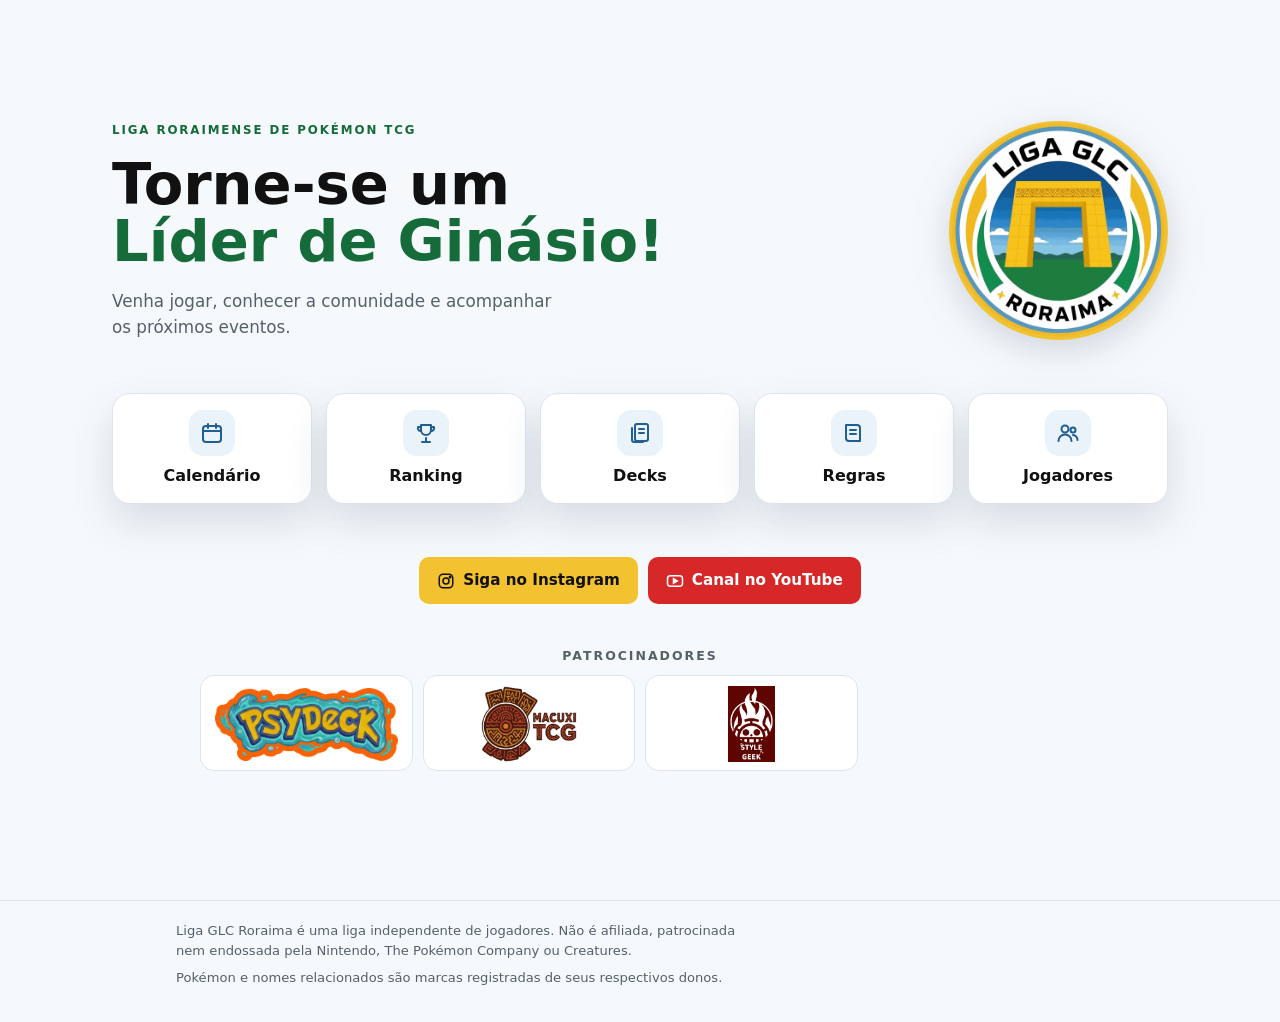
<file: index.html>
<!DOCTYPE html>
<html lang="pt-BR">
<head>
  <meta charset="UTF-8">
  <meta name="viewport" content="width=device-width, initial-scale=1, viewport-fit=cover">
  <meta http-equiv="Content-Security-Policy" content="default-src 'self'; script-src 'self'; style-src 'self' https://fonts.googleapis.com; font-src https://fonts.gstatic.com; img-src 'self' https://assets.tcgdex.net https://images.pokemontcg.io; connect-src 'self'; base-uri 'none'; form-action 'none'; object-src 'none'">
  <title>Liga GLC Roraima</title>
  <meta name="description" content="Liga roraimense de Pokémon TCG no formato Gym Leader Challenge: calendário, ranking, regras, decklists e inscrições.">
  <meta name="theme-color" content="#3E8ED0">
  <link rel="icon" type="image/png" href="assets/icons/GLCRR-logo.png">
  <link rel="preconnect" href="https://fonts.googleapis.com">
  <link rel="preconnect" href="https://fonts.gstatic.com" crossorigin>
  <link rel="stylesheet" href="https://fonts.googleapis.com/css2?family=Baloo+2:wght@600;800&family=Nunito+Sans:wght@400;600;800&family=JetBrains+Mono:wght@500&display=swap">
  <link rel="stylesheet" href="assets/css/style.css?v=20261103.11">
</head>
<body class="is-home">
  <header>
    <div class="wrap">
      <a class="brand" href="#inicio">
        <span class="logo logo-top"><span class="badge" aria-hidden="true"></span><img src="assets/icons/GLCRR-logo.png" alt="" data-falha="remover"></span>
        <div><b>Liga GLC Roraima</b><small>Gym Leader Challenge</small></div>
      </a>
      <nav class="topnav" aria-label="Navegação principal" id="topnav"></nav>
    </div>
  </header>

  <main class="stage" id="stage"></main>

  <footer>
    <div class="wrap">
      <p>Liga GLC Roraima é uma liga independente de jogadores. Não é afiliada, patrocinada nem endossada pela Nintendo, The Pokémon Company ou Creatures.</p>
      <p>Pokémon e nomes relacionados são marcas registradas de seus respectivos donos.</p>
    </div>
  </footer>

  <script src="assets/js/data.js?v=20261103.11"></script>
  <script src="assets/js/main.js?v=20261103.11"></script>
</body>
</html>
</file>
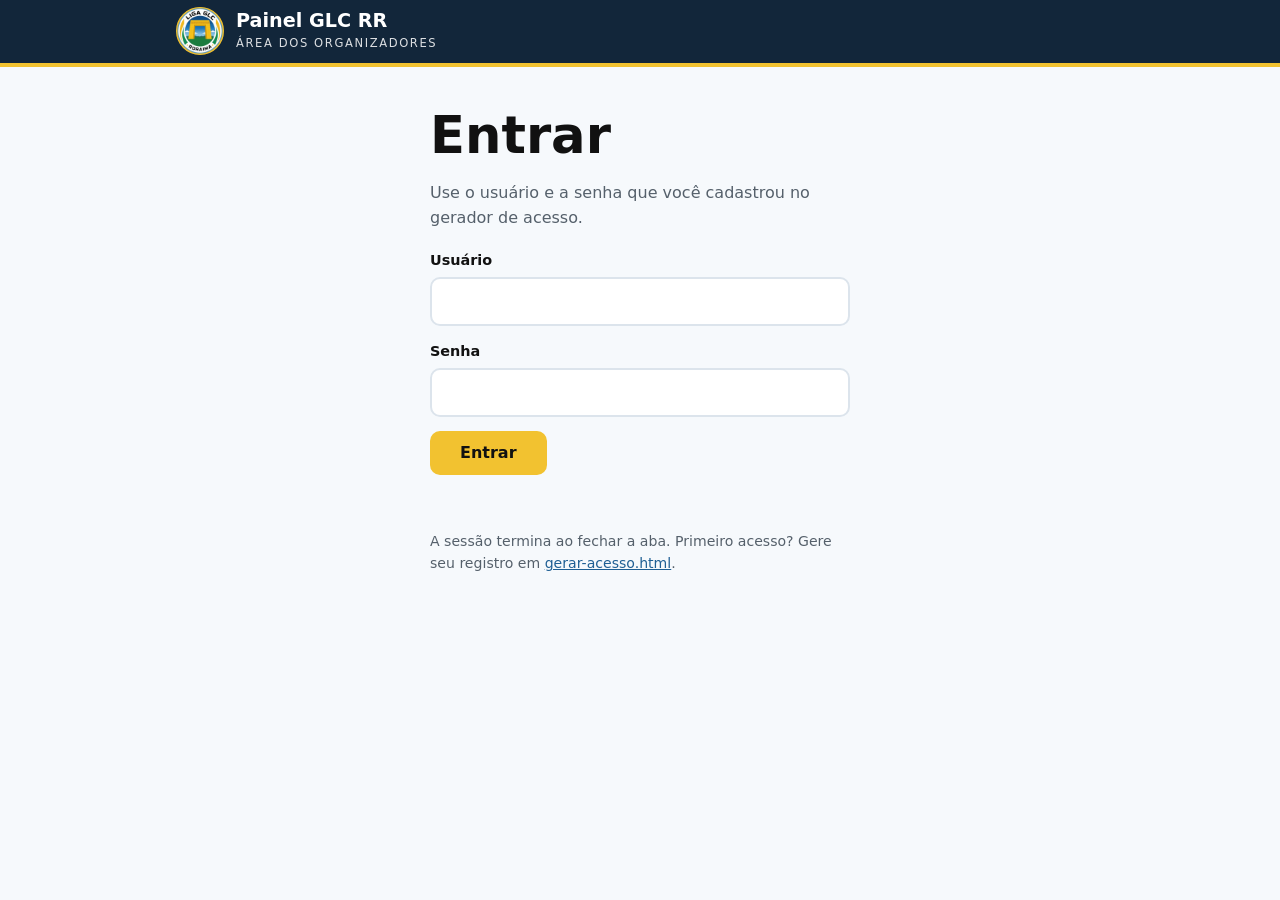
<file: admin/index.html>
<!DOCTYPE html>
<html lang="pt-BR">
<head>
  <meta charset="UTF-8">
  <meta name="viewport" content="width=device-width, initial-scale=1, viewport-fit=cover">
  <meta name="robots" content="noindex, nofollow">
  <meta name="referrer" content="no-referrer">
  <meta http-equiv="Content-Security-Policy" content="default-src 'self'; script-src 'self'; style-src 'self' https://fonts.googleapis.com; font-src https://fonts.gstatic.com; img-src 'self' data: blob: https://assets.tcgdex.net https://images.pokemontcg.io; connect-src 'self' https://api.github.com https://api.tcgdex.net; base-uri 'none'; form-action 'none'; object-src 'none'">
  <title>Painel GLC RR</title>
  <meta name="theme-color" content="#12263A">
  <link rel="icon" type="image/png" href="../assets/icons/GLCRR-logo.png">
  <link rel="preconnect" href="https://fonts.googleapis.com">
  <link rel="preconnect" href="https://fonts.gstatic.com" crossorigin>
  <link rel="stylesheet" href="https://fonts.googleapis.com/css2?family=Baloo+2:wght@600;800&family=Nunito+Sans:wght@400;600;800&family=JetBrains+Mono:wght@500&display=swap">
  <link rel="stylesheet" href="../assets/css/style.css?v=20261103.11">
  <link rel="stylesheet" href="admin.css?v=20261103.11">
</head>
<body class="adm">
  <header class="adm-head">
    <div class="wrap adm-bar">
      <a class="brand" href="#inicio">
        <span class="logo logo-top"><span class="badge" aria-hidden="true"></span><img src="../assets/icons/GLCRR-logo.png" alt=""></span>
        <div><b>Painel GLC RR</b><small>Área dos organizadores</small></div>
      </a>
      <div class="adm-sessao" id="sessao" hidden>
        <span class="adm-quem" id="quem"></span>
        <button class="btn btn-sm adm-sair" type="button" id="sair">Sair</button>
      </div>
    </div>
    <nav class="wrap adm-nav" id="nav" aria-label="Seções do painel" hidden></nav>
  </header>

  <main class="wrap adm-main" id="tela">
    <section class="adm-login" id="tela-login" aria-labelledby="titulo-login">
      <h1 id="titulo-login">Entrar</h1>
      <p class="lead">Use o usuário e a senha que você cadastrou no gerador de acesso.</p>
      <form class="adm-form" id="form-login" novalidate>
        <label class="campo">
          <span>Usuário</span>
          <input name="usuario" autocomplete="username" autocapitalize="none" spellcheck="false" required>
        </label>
        <label class="campo">
          <span>Senha</span>
          <input name="senha" type="password" autocomplete="current-password" required>
        </label>
        <button class="btn btn-ouro adm-btn" type="submit">Entrar</button>
        <p class="adm-msg" id="msg-login" role="status" aria-live="polite"></p>
      </form>
      <p class="adm-nota">A sessão termina ao fechar a aba. Primeiro acesso? Gere seu registro em <a href="gerar-acesso.html">gerar-acesso.html</a>.</p>
    </section>
  </main>

  <noscript><p class="wrap">O painel precisa de JavaScript ativado.</p></noscript>

  <script src="../assets/js/data.js?v=20261103.11"></script>
  <script src="cripto.js?v=20261103.11"></script>
  <script src="github.js?v=20261103.11"></script>
  <script src="imagens.js?v=20261103.11"></script>
  <script src="regras-jogadores.js?v=20261103.11"></script>
  <script src="regras-eventos.js?v=20261103.11"></script>
  <script src="tela-jogadores.js?v=20261103.11"></script>
  <script src="tela-eventos.js?v=20261103.11"></script>
  <script src="regras-suico.js?v=20261103.11"></script>
  <script src="regras-cartas.js?v=20261103.11"></script>
  <script src="editor-cartas.js?v=20261103.11"></script>
  <script src="tela-resultados.js?v=20261103.11"></script>
  <script src="tela-suico.js?v=20261103.11"></script>
  <script src="admin.js?v=20261103.11"></script>
</body>
</html>
</file>
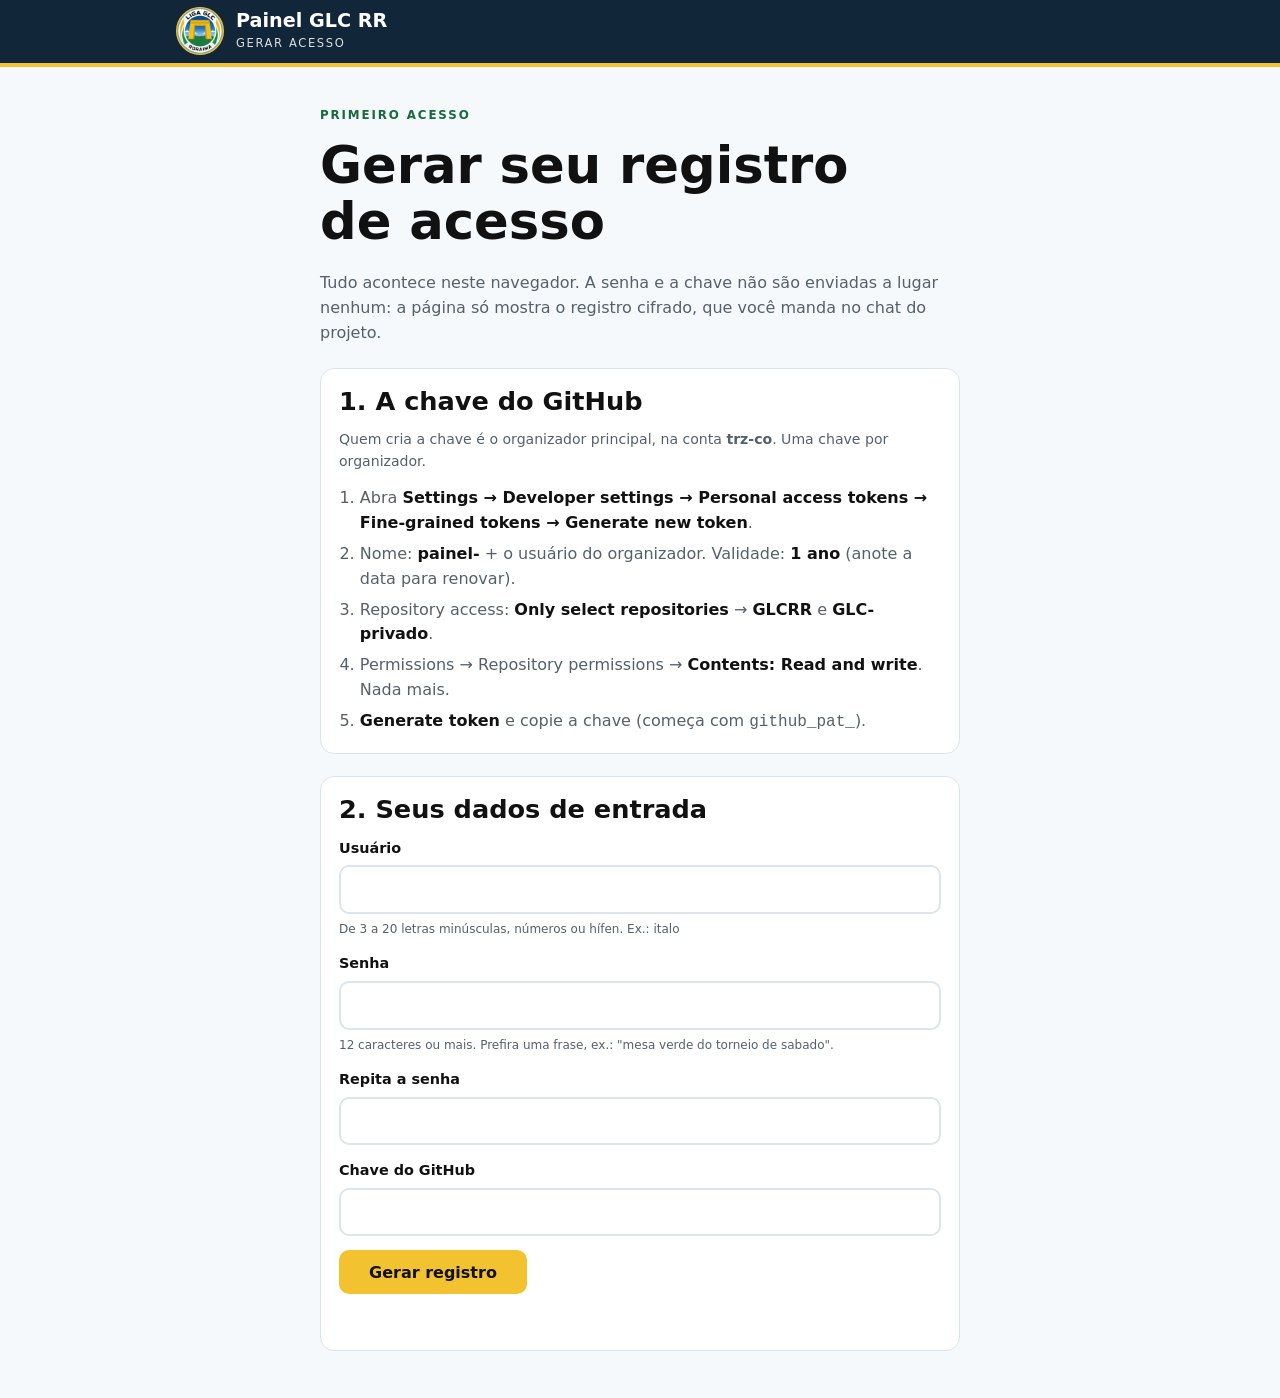
<file: admin/gerar-acesso.html>
<!DOCTYPE html>
<html lang="pt-BR">
<head>
  <meta charset="UTF-8">
  <meta name="viewport" content="width=device-width, initial-scale=1, viewport-fit=cover">
  <meta name="robots" content="noindex, nofollow">
  <meta name="referrer" content="no-referrer">
  <meta http-equiv="Content-Security-Policy" content="default-src 'self'; script-src 'self'; style-src 'self' https://fonts.googleapis.com; font-src https://fonts.gstatic.com; img-src 'self' data:; connect-src 'self' https://api.github.com; base-uri 'none'; form-action 'none'; object-src 'none'">
  <title>Gerar acesso · Painel GLC RR</title>
  <meta name="theme-color" content="#12263A">
  <link rel="icon" type="image/png" href="../assets/icons/GLCRR-logo.png">
  <link rel="preconnect" href="https://fonts.googleapis.com">
  <link rel="preconnect" href="https://fonts.gstatic.com" crossorigin>
  <link rel="stylesheet" href="https://fonts.googleapis.com/css2?family=Baloo+2:wght@600;800&family=Nunito+Sans:wght@400;600;800&family=JetBrains+Mono:wght@500&display=swap">
  <link rel="stylesheet" href="../assets/css/style.css?v=20261103.11">
  <link rel="stylesheet" href="admin.css?v=20261103.11">
</head>
<body class="adm">
  <header class="adm-head">
    <div class="wrap adm-bar">
      <a class="brand" href="index.html">
        <span class="logo logo-top"><span class="badge" aria-hidden="true"></span><img src="../assets/icons/GLCRR-logo.png" alt=""></span>
        <div><b>Painel GLC RR</b><small>Gerar acesso</small></div>
      </a>
    </div>
  </header>

  <main class="wrap adm-main">
    <div class="page adm-largo">
      <div>
        <p class="eyebrow">Primeiro acesso</p>
        <h1>Gerar seu registro de acesso</h1>
      </div>
      <p class="lead">Tudo acontece neste navegador. A senha e a chave não são enviadas a lugar nenhum: a página só mostra o registro cifrado, que você manda no chat do projeto.</p>

      <section class="adm-cartao" aria-labelledby="t-chave">
        <h2 id="t-chave">1. A chave do GitHub</h2>
        <p class="adm-nota">Quem cria a chave é o organizador principal, na conta <b>trz-co</b>. Uma chave por organizador.</p>
        <ol class="adm-passos">
          <li>Abra <b>Settings → Developer settings → Personal access tokens → Fine-grained tokens → Generate new token</b>.</li>
          <li>Nome: <b>painel-</b> + o usuário do organizador. Validade: <b>1 ano</b> (anote a data para renovar).</li>
          <li>Repository access: <b>Only select repositories</b> → <b>GLCRR</b> e <b>GLC-privado</b>.</li>
          <li>Permissions → Repository permissions → <b>Contents: Read and write</b>. Nada mais.</li>
          <li><b>Generate token</b> e copie a chave (começa com <code>github_pat_</code>).</li>
        </ol>
      </section>

      <section class="adm-cartao" aria-labelledby="t-dados">
        <h2 id="t-dados">2. Seus dados de entrada</h2>
        <form class="adm-form" id="form-gerar" novalidate>
          <label class="campo">
            <span>Usuário</span>
            <input name="usuario" autocomplete="off" autocapitalize="none" spellcheck="false" required>
            <small>De 3 a 20 letras minúsculas, números ou hífen. Ex.: italo</small>
          </label>
          <label class="campo">
            <span>Senha</span>
            <input name="senha" type="password" autocomplete="new-password" minlength="12" required>
            <small>12 caracteres ou mais. Prefira uma frase, ex.: "mesa verde do torneio de sabado".</small>
          </label>
          <label class="campo">
            <span>Repita a senha</span>
            <input name="senha2" type="password" autocomplete="new-password" required>
          </label>
          <label class="campo">
            <span>Chave do GitHub</span>
            <input name="chave" type="password" autocomplete="off" spellcheck="false" required>
          </label>
          <button class="btn btn-ouro adm-btn" type="submit">Gerar registro</button>
          <p class="adm-msg" id="msg-gerar" role="status" aria-live="polite"></p>
        </form>
      </section>

      <section class="adm-cartao" id="resultado" aria-labelledby="t-registro" hidden>
        <h2 id="t-registro">3. Seu registro cifrado</h2>
        <label class="campo">
          <span>Copie e mande no chat do projeto</span>
          <textarea id="registro" readonly rows="6"></textarea>
        </label>
        <button class="btn btn-ceu adm-btn" type="button" id="copiar">Copiar registro</button>
        <p class="adm-msg" id="msg-copiar" role="status" aria-live="polite"></p>
        <p class="adm-nota">O registro sozinho não abre nada: sem a sua senha, ele é inútil. Guarde a senha; ela não pode ser recuperada.</p>
      </section>
    </div>
  </main>

  <noscript><p class="wrap">Esta página precisa de JavaScript ativado.</p></noscript>

  <script src="cripto.js?v=20261103.11"></script>
  <script src="github.js?v=20261103.11"></script>
  <script src="gerar-acesso.js?v=20261103.11"></script>
</body>
</html>
</file>
<file: assets/css/style.css>
/* Liga GLC Roraima — estilos v2
   Layout: Início em tela cheia (texto, botões do menu abaixo); páginas internas com cabeçalho fixo e coluna única de até 960px. A troca de seção desliza na ordem do menu. */
:root{
  --ouro:#F2C230; --ceu:#3E8ED0; --verde:#1E8F4E; --vermelho:#D62828;
  --bg:#F6F9FC; --surface:#FFFFFF; --fg:#111111; --muted:#55606B; --line:#DCE4EC;
  --ceu-ink:#1F5F94; --verde-ink:#166B3A; --chip:#EAF2FA; --shadow:0 18px 40px rgba(20,50,80,.14);
  --prata:#C9D3DC; --bronze:#D9A066; --veu:rgba(8,16,26,.55);
  --f-display:"Baloo 2", "Trebuchet MS", system-ui, sans-serif;
  --f-body:"Nunito Sans", system-ui, -apple-system, "Segoe UI", sans-serif;
  --f-mono:"JetBrains Mono", ui-monospace, Menlo, monospace;
  --r:14px; --slide:.5s; --ease:cubic-bezier(.22,.7,.18,1);
}
@media (prefers-color-scheme: dark){:root:not([data-theme="light"]){
  --bg:#0E1620; --surface:#16212D; --fg:#EEF3F8; --muted:#9AA8B6; --line:#263544;
  --ceu-ink:#8CC3F0; --verde-ink:#6FD39B; --chip:#1C2B3A; --shadow:0 18px 40px rgba(0,0,0,.45); color-scheme:dark}}
:root[data-theme="dark"]{
  --bg:#0E1620; --surface:#16212D; --fg:#EEF3F8; --muted:#9AA8B6; --line:#263544;
  --ceu-ink:#8CC3F0; --verde-ink:#6FD39B; --chip:#1C2B3A; --shadow:0 18px 40px rgba(0,0,0,.45); color-scheme:dark}
@media (prefers-reduced-motion:reduce){:root{--slide:0s}}

/* Reset mínimo */
html{-webkit-text-size-adjust:100%}
body{margin:0}
img{max-width:100%}
[hidden]{display:none!important}

*{box-sizing:border-box}
body{background:var(--bg);color:var(--fg);font-family:var(--f-body);font-size:16px;line-height:1.55;overflow-x:hidden}
body::before{content:"";position:fixed;inset:0 0 auto;height:env(safe-area-inset-top,0px);z-index:10;background:var(--ceu)}
a{color:var(--ceu-ink)}
:focus-visible{outline:3px solid var(--ouro);outline-offset:2px;border-radius:6px}
.wrap{max-width:960px;margin:0 auto;padding-left:max(16px,env(safe-area-inset-left,0px));padding-right:max(16px,env(safe-area-inset-right,0px))}

/* Cabeçalho das páginas internas */
header{position:sticky;top:env(safe-area-inset-top,0px);z-index:5;background:var(--ceu);color:#fff;border-bottom:4px solid var(--ouro);
  transition:transform var(--slide) var(--ease)}
body.is-home header{position:fixed;left:0;right:0;transform:translateY(-110%)}
.brand{display:flex;align-items:center;gap:12px;padding-block:12px 6px;color:#fff;text-decoration:none}
.badge{width:40px;height:40px;border-radius:50%;flex:none;background:var(--ceu);border:4px solid var(--ouro);box-shadow:inset 0 -10px 0 var(--verde)}
/* Logo: se a imagem não carregar, o escudo desenhado em CSS aparece no lugar */
.logo{position:relative;display:block;flex:none;border-radius:50%}
.logo .badge{position:absolute;inset:0;width:auto;height:auto;display:block}
.logo img{position:absolute;inset:0;width:100%;height:100%;object-fit:contain;border-radius:50%}
.logo-top{width:48px;height:48px;margin-block:-4px}
.logo-home{filter:drop-shadow(0 10px 18px rgba(20,50,80,.18))}
.logo-home .badge{border-width:8px;box-shadow:inset 0 -28px 0 var(--verde)}
.brand b{font-family:var(--f-display);font-size:1.35rem;line-height:1}
.brand small{display:block;font-size:.72rem;letter-spacing:.14em;text-transform:uppercase;opacity:.85}
.topnav{position:relative;display:flex;gap:4px;overflow-x:auto;scrollbar-width:none;padding-block:4px 10px}
.topnav::-webkit-scrollbar{display:none}
.topnav a{position:relative;z-index:1;flex:none;color:#fff;text-decoration:none;font-weight:800;font-size:.9rem;padding:7px 12px;border-radius:999px;
  transition:color .25s, transform .2s}
.topnav a:hover{transform:translateY(-2px)}
.topnav a.is-ind{color:#111}
/* Pílula que desliza até o item ativo ou sob o mouse */
.topnav .ind{position:absolute;z-index:0;top:4px;left:0;height:calc(100% - 14px);border-radius:999px;background:var(--ouro);
  box-shadow:0 4px 12px rgba(0,0,0,.18);transition:transform .35s var(--ease), width .35s var(--ease)}
@media (prefers-reduced-motion:reduce){.topnav .ind,.topnav a{transition:none}}

/* Palco do slide */
.stage{position:relative;overflow-x:clip}
.view{transition:transform var(--slide) var(--ease), opacity var(--slide) var(--ease);will-change:transform}
.view.leaving{position:absolute;top:0;left:0;width:100%;pointer-events:none}

.page{display:grid;gap:22px;padding-block:28px 48px}
h1,h2,h3{font-family:var(--f-display);line-height:1.1;text-wrap:balance;margin:0}
h1{font-size:clamp(2rem,7vw,3.2rem)}
h2{font-size:1.6rem}
h3{font-size:1.15rem}
.lead{color:var(--muted);max-width:62ch;margin:0}
.muted{color:var(--muted)}
.eyebrow{font-size:.74rem;font-weight:800;letter-spacing:.16em;text-transform:uppercase;color:var(--verde-ink)}

/* ---------- Início ---------- */
.home{min-height:calc(100dvh - env(safe-area-inset-top,0px) - env(safe-area-inset-bottom,0px));display:grid;align-content:center;gap:clamp(28px,5vh,48px);
  max-width:1120px;margin:0 auto;padding-block:24px 32px;padding-left:max(16px,env(safe-area-inset-left,0px));padding-right:max(16px,env(safe-area-inset-right,0px))}
.home > *{min-width:0}
.home-top{display:grid;gap:24px;align-items:center}
.home-side{display:grid;gap:18px;min-width:0}
.home-side h1{font-size:clamp(2.2rem,5vw,3.6rem);line-height:.98}
.home-side h1 em{font-style:normal;color:var(--verde-ink);display:block}
.home-side .lead{font-size:1.05rem;max-width:42ch}
/* Logo com a mesma altura do título: --logo-h vem de ajustarLogoHome() (main.js); o padrão é a altura de 2 linhas do h1 */
.home-titulo{--logo-h:calc(2 * .98 * clamp(2.2rem,5vw,3.6rem));min-width:0;display:grid;grid-template-columns:minmax(0,1fr) auto;gap:18px 16px;align-items:center}
.home-titulo .eyebrow{grid-column:1 / -1}
.home-titulo h1{grid-column:1;min-width:0}
.home-titulo .logo-home{--lado:min(var(--logo-h),32vw);width:var(--lado);height:var(--lado);grid-column:2;grid-row:2}
.home-titulo .lead{grid-column:1 / -1}
.home-redes{display:flex;flex-wrap:wrap;justify-content:center;gap:10px}
@media (max-width:520px){
  .home-titulo{gap:12px}
  .home-redes{flex-wrap:nowrap;gap:8px}
  .home-redes .btn{flex:1 1 0;min-width:0;justify-content:center;gap:6px;padding:10px 6px;font-size:clamp(.72rem,3.6vw,.84rem);white-space:nowrap}
}

/* Patrocinadores do Início: placa clara nos dois modos, para as logos (feitas para fundo branco) não destoarem */
.patrocinadores{display:grid;gap:12px;justify-items:center}
.patro-titulo{margin:0;font-family:var(--f-display);font-size:.78rem;font-weight:800;letter-spacing:.16em;text-transform:uppercase;color:var(--muted)}
.patro-lista{list-style:none;margin:0;padding:0;width:100%;max-width:880px;display:grid;grid-template-columns:repeat(2,minmax(0,1fr));gap:10px}
.patro{display:grid;place-items:center;height:84px;padding:10px 14px;border-radius:var(--r);background:#fff;border:1px solid var(--line);
  text-decoration:none;transition:translate .25s var(--ease), box-shadow .25s}
.patro img{display:block;width:100%;height:64px;object-fit:contain}
.patro-nome{font-family:var(--f-display);font-weight:800;font-size:1.15rem;line-height:1.1;color:#12263A;text-align:center}
.patro:hover,.patro:focus-visible{translate:0 -3px;box-shadow:var(--shadow)}
.patro:focus-visible{outline:3px solid var(--ceu);outline-offset:2px}
@media (min-width:640px){.patro-lista{grid-template-columns:repeat(4,minmax(0,1fr))}.patro{height:96px}.patro img{height:76px}}
@media (prefers-reduced-motion:reduce){.patro{transition:none}}

/* Botões do menu do Início */
.float-menu{display:grid;grid-template-columns:repeat(2,minmax(0,1fr));gap:14px;padding-block:8px}
.float-menu a{--d:0s;position:relative;display:grid;justify-items:center;gap:8px;padding:16px 10px 14px;border-radius:18px;
  background:var(--surface);border:1px solid var(--line);box-shadow:var(--shadow);color:var(--fg);text-decoration:none;font-weight:800;text-align:center;
  animation:entra .6s var(--ease) both;animation-delay:var(--d);
  transition:background .25s, color .25s, box-shadow .25s, border-color .25s}
/* Entrada em sequência (sem style= no HTML, por causa da CSP) */
.float-menu a:nth-child(2){--d:.08s}.float-menu a:nth-child(3){--d:.16s}.float-menu a:nth-child(4){--d:.24s}.float-menu a:nth-child(5){--d:.32s}
/* Número ímpar de botões no celular: o último ocupa a linha inteira */
.float-menu a:last-child:nth-child(odd){grid-column:1 / -1}
.float-menu a .ic{width:46px;height:46px;border-radius:14px;display:grid;place-items:center;background:var(--chip);color:var(--ceu-ink);
  transition:transform .35s var(--ease), background .25s, color .25s}
.float-menu a .ic svg{width:24px;height:24px}
.float-menu a:hover,.float-menu a:focus-visible{background:var(--ceu);border-color:var(--ceu);color:#fff;
  box-shadow:0 22px 44px rgba(62,142,208,.35)}
.float-menu a:hover .ic,.float-menu a:focus-visible .ic{background:var(--ouro);color:#111;transform:rotate(-8deg) scale(1.12)}
.float-menu a:active{scale:.97}
@keyframes entra{from{opacity:0;transform:translateY(24px)}to{opacity:1;transform:translateY(0)}}
@media (prefers-reduced-motion:reduce){.float-menu a{animation:none}}
/* PC: todos os botões numa linha, qualquer que seja o número de seções */
@media (min-width:640px){.float-menu{grid-template-columns:none;grid-auto-flow:column;grid-auto-columns:minmax(0,1fr)}.float-menu a:last-child:nth-child(odd){grid-column:auto}}
.btn{display:inline-flex;align-items:center;gap:8px;font-weight:800;text-decoration:none;padding:10px 16px;border-radius:10px;border:2px solid transparent;font-size:.95rem;width:fit-content}
.btn-ouro{background:var(--ouro);color:#111}
.btn-verm{background:var(--vermelho);color:#fff}
.btn-line{border-color:var(--line);color:var(--fg);background:transparent}
.btn svg{width:18px;height:18px}
.btn-ceu{background:var(--ceu);color:#fff;cursor:pointer}
.btn-sm{padding:6px 11px;font-size:.82rem;border-radius:8px}
button.btn{font-family:inherit;cursor:pointer}

.float-menu a{translate:0 0;transition:background .25s, color .25s, box-shadow .25s, border-color .25s, translate .3s var(--ease)}
.float-menu a:hover,.float-menu a:focus-visible{translate:0 -6px}

@media (min-width:760px){
  /* PC: o logo acompanha o bloco inteiro (linha de cima, título e texto de apresentação) */
  .home-titulo{--logo-h:calc(2 * .98 * clamp(2.2rem,5vw,3.6rem) + 36px)}
  .home-titulo .eyebrow{grid-column:1;grid-row:1}
  .home-titulo .lead{grid-column:1;grid-row:3}
  .home-titulo .logo-home{grid-row:1 / span 3}
  .home{padding-left:max(32px,env(safe-area-inset-left,0px));padding-right:max(32px,env(safe-area-inset-right,0px))}
}

/* ---------- Páginas internas ---------- */
.list{display:grid;gap:12px}
.ev{display:grid;grid-template-columns:auto 1fr;gap:14px;align-items:start;padding:14px;background:var(--surface);border:1px solid var(--line);border-radius:var(--r)}
.date{width:62px;text-align:center;border-radius:10px;background:var(--chip);padding:6px 0;font-family:var(--f-display);line-height:1}
.date b{display:block;font-size:1.6rem}
.date span{font-size:.75rem;text-transform:uppercase;letter-spacing:.08em;color:var(--muted)}
.ev-body{min-width:0;display:grid;gap:6px}
.meta{display:flex;flex-wrap:wrap;gap:4px 14px;font-size:.88rem;color:var(--muted)}
.meta strong{color:var(--fg);font-weight:600}
.pills{display:flex;flex-wrap:wrap;gap:6px}
.pill{font-size:.72rem;font-weight:800;padding:3px 9px;border-radius:999px;background:var(--chip);color:var(--ceu-ink)}
.pill.enc{color:var(--muted)}
.pill.abertas{background:var(--verde);color:#fff}
.pill.warn{background:transparent;border:1px dashed var(--vermelho);color:var(--vermelho)}
.actions{display:flex;flex-wrap:wrap;gap:8px;margin-top:4px}
.actions .btn{padding:7px 12px;font-size:.85rem}
.group-title{display:flex;align-items:center;gap:8px;font-size:.8rem;font-weight:800;letter-spacing:.12em;text-transform:uppercase;color:var(--muted)}
.group-title::before{content:"";width:10px;height:10px;border-radius:50%;background:var(--verde)}
.group-title.past::before{background:var(--muted)}
.empty{padding:22px;border:2px dashed var(--line);border-radius:var(--r);color:var(--muted);display:grid;gap:6px}
.empty b{color:var(--fg)}
.table-box{overflow-x:auto;border:1px solid var(--line);border-radius:var(--r);background:var(--surface)}
table{border-collapse:collapse;width:100%;font-variant-numeric:tabular-nums;font-size:.92rem}
th,td{padding:10px 12px;text-align:left;border-bottom:1px solid var(--line);white-space:nowrap}
th{font-size:.72rem;letter-spacing:.1em;text-transform:uppercase;color:var(--muted)}
tr:last-child td{border-bottom:0}
.rules{display:grid;gap:10px;grid-template-columns:repeat(auto-fit,minmax(220px,1fr))}
.rule{padding:16px;background:var(--surface);border:1px solid var(--line);border-radius:var(--r);display:grid;gap:4px}
.rule .k{font-family:var(--f-mono);font-size:1.4rem;color:var(--ceu-ink)}
.rule p{margin:0;color:var(--muted);font-size:.92rem}

/* ---------- Pop-up de resultados e decklist ---------- */
body.modal-aberto{overflow:hidden}
.modal{position:fixed;inset:0;z-index:50;display:grid;place-items:center;
  padding:max(16px,env(safe-area-inset-top,0px)) max(16px,env(safe-area-inset-right,0px)) max(16px,env(safe-area-inset-bottom,0px)) max(16px,env(safe-area-inset-left,0px))}
.modal-bg{position:absolute;inset:0;background:var(--veu);backdrop-filter:blur(3px);opacity:0;transition:opacity .3s ease}
.modal-panel{position:relative;width:min(640px,100%);max-height:min(86dvh,780px);overflow:auto;overscroll-behavior:contain;
  background:var(--surface);color:var(--fg);border-radius:20px;box-shadow:0 30px 80px rgba(0,0,0,.35);padding:22px;
  opacity:0;transform:translateY(28px) scale(.96);transition:opacity .3s var(--ease),transform .45s var(--ease)}
.modal.open .modal-bg{opacity:1}
.modal.open .modal-panel{opacity:1;transform:none}
.modal-close{position:absolute;top:12px;right:12px;width:38px;height:38px;border-radius:50%;border:0;background:var(--chip);color:var(--fg);
  font-size:1.5rem;line-height:1;cursor:pointer;transition:transform .2s,background .2s}
.modal-close:hover{transform:rotate(90deg);background:var(--line)}
.modal-body{display:grid;gap:14px;padding-right:34px;transition:opacity .16s ease,transform .16s ease}
.modal-body.troca{opacity:0;transform:translateX(-10px)}
@media (prefers-reduced-motion:reduce){.modal-bg,.modal-panel,.modal-body{transition:none}}
.podio{display:grid;gap:8px;list-style:none;margin:0;padding:0}
.podio li{display:grid;grid-template-columns:auto 1fr auto;align-items:center;gap:12px;padding:10px 12px;border:1px solid var(--line);border-radius:12px}
.pos{width:40px;height:40px;border-radius:50%;display:grid;place-items:center;font-family:var(--f-display);font-weight:800;background:var(--chip);color:var(--fg)}
.pos.p1{background:var(--ouro);color:#111}
.pos.p2{background:var(--prata);color:#111}
.pos.p3{background:var(--bronze);color:#111}
.quem{min-width:0;display:grid}
.quem b{overflow-wrap:anywhere}
.quem small{color:var(--muted);font-variant-numeric:tabular-nums}
.acoes{display:flex;gap:6px;flex-wrap:wrap;justify-content:flex-end}
@media (max-width:480px){.podio li{grid-template-columns:auto 1fr}.acoes{grid-column:1/-1;justify-content:flex-start}}
.deck-img{display:block;width:100%;border-radius:12px;border:1px solid var(--line);background:var(--chip)}
.deck-reserva{max-width:360px;margin:0 auto}

/* Ícone do tipo do deck com tooltip (mouse, teclado e toque) */
.tipo-ic{position:relative;display:inline-flex;flex:none;vertical-align:middle;border-radius:6px;cursor:help;outline-offset:2px}
.tipo-ic img{display:block;width:22px;height:22px;border-radius:5px;box-shadow:0 0 0 1px var(--line)}
.tipo-ic::after,.tipo-ic::before{position:absolute;left:50%;opacity:0;pointer-events:none;transition:opacity .15s,transform .15s;z-index:6}
.tipo-ic::after{content:attr(data-tip);bottom:calc(100% + 8px);transform:translate(-50%,4px);background:var(--fg);color:var(--bg);
  font:800 .75rem/1 var(--f-body);padding:6px 9px;border-radius:8px;white-space:nowrap;box-shadow:0 6px 16px rgba(0,0,0,.2)}
.tipo-ic::before{content:"";bottom:calc(100% + 3px);transform:translate(-50%,4px);border:5px solid transparent;border-top-color:var(--fg);border-bottom:0}
.tipo-ic:hover::after,.tipo-ic:hover::before,.tipo-ic:focus::after,.tipo-ic:focus::before{opacity:1;transform:translate(-50%,0)}
@media (prefers-reduced-motion:reduce){.tipo-ic::after,.tipo-ic::before{transition:none}}
.tipo-linha{display:inline-flex;align-items:center;gap:6px;margin:0}
.tipo-linha .tipo-nome{font-weight:600}
.quem-nome{display:flex;align-items:center;gap:8px;min-width:0}
.quem-nome b{overflow-wrap:anywhere}
.deck-txt{white-space:pre-wrap;margin:0;font-family:var(--f-mono);font-size:.85rem;padding:12px;border-radius:10px;background:var(--chip)}
/* Lista montada no painel: grade de cartas com a quantidade (3 por linha no celular, 5 no computador) */
.deck-grupo{display:grid;gap:8px}
.deck-grupo h3{margin:0;font-size:1.05rem;display:flex;align-items:center;gap:8px}
.deck-grupo h3 span{font-family:var(--f-mono);font-size:.8rem;padding:1px 9px;border-radius:999px;background:var(--chip)}
.deck-cartas{list-style:none;margin:0;padding:0;display:grid;grid-template-columns:repeat(3,minmax(0,1fr));gap:8px}
@media (min-width:520px){.deck-cartas{grid-template-columns:repeat(5,minmax(0,1fr))}}
.carta{position:relative;padding-bottom:12px}
.carta a{display:block;border-radius:6px}
.carta img{display:block;width:100%;height:auto;aspect-ratio:63/88;object-fit:cover;border-radius:6px;background:var(--chip)}
.carta-txt{display:grid;place-items:center;aspect-ratio:63/88;padding:8px;border-radius:6px;border:1px solid var(--line);background:var(--chip);
  font-weight:800;font-size:.78rem;line-height:1.2;text-align:center;overflow-wrap:anywhere}
.carta-qtd{position:absolute;left:50%;bottom:0;transform:translateX(-50%);min-width:30px;height:30px;padding:0 6px;display:grid;place-items:center;
  border-radius:999px;background:var(--ouro);color:#111;border:2px solid var(--surface);font-family:var(--f-display);font-weight:800;font-size:.95rem;line-height:1}
.deck-texto summary{cursor:pointer;font-weight:800;min-height:40px;display:flex;align-items:center}
.deck-texto .deck-txt{margin-top:6px}
.link-foto{font-weight:800;width:fit-content}
.link-voltar{background:none;border:0;padding:0;font:inherit;color:var(--ceu-ink);font-weight:800;cursor:pointer;width:fit-content;text-decoration:none}
.link-voltar:hover{text-decoration:underline}

/* ---------- Decks (Top 3 de todos os eventos; os cartões reaproveitam .podio) ---------- */
.filtros{display:flex;flex-wrap:wrap;gap:8px}
.chip-filtro{display:inline-flex;align-items:center;gap:6px;min-height:36px;padding:6px 12px;border-radius:999px;border:1px solid var(--line);
  background:var(--surface);color:var(--fg);font:800 .85rem/1 var(--f-body);cursor:pointer;transition:background .2s,border-color .2s,color .2s}
.chip-filtro img{width:18px;height:18px;border-radius:4px}
.chip-filtro:hover{border-color:var(--ceu)}
.chip-filtro[aria-pressed="true"]{background:var(--ceu);border-color:var(--ceu);color:#fff}
@media (prefers-reduced-motion:reduce){.chip-filtro{transition:none}}
.decks li{background:var(--surface)}
.decks-sec{display:grid;gap:12px}
/* Itens de grid não podem crescer além da tela por causa de tabela larga (a tabela rola dentro da .table-box) */
.page > *,.decks-sec > *{min-width:0}
/* Coluna do tipo fixa ao rolar a tabela no celular */
.tab-est th:first-child,.tab-est td:first-child{position:sticky;left:0;z-index:1;background:var(--surface)}
.resumo{margin:0;color:var(--muted)}
.resumo b{color:var(--fg);font-variant-numeric:tabular-nums}
.tab-est td:not(:first-child),.tab-est th:not(:first-child){text-align:right}
.nota{margin:0;font-size:.82rem;color:var(--muted);max-width:62ch}
/* No celular o cartão tem um botão só: ele fica à direita, sem ir para a linha de baixo como no pop-up */
@media (max-width:480px){.decks li{grid-template-columns:auto minmax(0,1fr) auto;gap:10px}.decks .acoes{grid-column:auto}}
@media (min-width:760px){.decks{grid-template-columns:repeat(2,minmax(0,1fr))}}

/* ---------- Jogadores e perfil ---------- */
.players{display:grid;gap:12px;grid-template-columns:repeat(auto-fill,minmax(210px,1fr))}
.player{display:grid;grid-template-columns:minmax(0,1fr) auto;gap:6px 14px;align-items:center;padding:16px;background:var(--surface);border:1px solid var(--line);border-radius:var(--r);
  text-decoration:none;color:var(--fg);transition:transform .25s var(--ease),box-shadow .25s,border-color .25s}
.player:hover,.player:focus-visible{transform:translateY(-4px);box-shadow:var(--shadow);border-color:var(--ceu)}
.player > b{font-size:1.1rem;grid-column:1;align-self:end}
.player > .mini{grid-column:1;align-self:start}
.player > .avatar{grid-column:2;grid-row:1 / span 2;width:56px;height:56px}
.avatar{width:48px;height:48px;border-radius:50%;display:grid;place-items:center;background:var(--ceu);color:#fff;
  font-family:var(--f-display);font-size:1.4rem;font-weight:800;border:3px solid var(--ouro)}
.avatar{overflow:hidden;flex:none}
.avatar img{width:100%;height:100%;object-fit:cover;display:block}
.mini{display:flex;flex-wrap:wrap;gap:4px 12px;font-size:.82rem;color:var(--muted)}
.mini b{color:var(--fg)}
.perfil-head{display:flex;align-items:center;gap:16px}
.perfil-head .avatar{width:76px;height:76px;font-size:2.2rem;flex:none}
.stats{display:grid;gap:10px;grid-template-columns:repeat(auto-fit,minmax(140px,1fr))}
.stat{padding:14px 16px;background:var(--surface);border:1px solid var(--line);border-radius:var(--r);display:grid;gap:6px}
.stat b{font-family:var(--f-display);font-size:1.8rem;line-height:1;font-variant-numeric:tabular-nums}
.stat span{font-size:.74rem;color:var(--muted);text-transform:uppercase;letter-spacing:.08em}
td a{font-weight:800}

footer{border-top:1px solid var(--line);padding-block:20px 28px;font-size:.82rem;color:var(--muted)}
footer p{margin:0 0 6px;max-width:70ch}
</file>
<file: admin/admin.css>
/* Painel GLC RR — complementa assets/css/style.css (tokens, botões, cartões e tabelas vêm de lá).
   Cabeçalho em azul-marinho, toque mínimo de 44 px, celular primeiro. */
:root{--marinho:#12263A;--erro:#B3261E}
@media (prefers-color-scheme: dark){:root:not([data-theme="light"]){--erro:#FF8A80}}
:root[data-theme="dark"]{--erro:#FF8A80}

body.adm{min-height:100dvh;display:flex;flex-direction:column}
body.adm::before{background:var(--marinho)}
.adm-head{background:var(--marinho)}
.adm-bar{display:flex;align-items:center;justify-content:space-between;gap:12px}
.adm-bar .brand{min-width:0;padding-block:10px}
.adm-bar .brand b{font-size:1.2rem}
.adm-sessao{display:flex;align-items:center;gap:10px;min-width:0}
.adm-quem{font-family:var(--f-mono);font-size:.85rem;opacity:.9;overflow:hidden;text-overflow:ellipsis;white-space:nowrap}
.adm-sair{min-height:44px;background:transparent;color:#fff;border-color:rgba(255,255,255,.45)}
.adm-sair:hover{border-color:var(--ouro)}

.adm-nav{display:flex;gap:6px;overflow-x:auto;scrollbar-width:none;padding-block:2px 10px}
.adm-nav::-webkit-scrollbar{display:none}
.adm-nav a{flex:none;display:inline-flex;align-items:center;min-height:44px;padding:0 16px;border-radius:999px;color:#fff;text-decoration:none;
  font-weight:800;font-size:.92rem;transition:background .2s,color .2s}
.adm-nav a:hover{background:rgba(255,255,255,.12)}
.adm-nav a[aria-current="page"]{background:var(--ouro);color:#111}
@media (prefers-reduced-motion:reduce){.adm-nav a{transition:none}}

.adm-main{flex:1;width:100%}
.adm-page h1{font-size:clamp(1.8rem,6vw,2.4rem)}
.adm-page h1:focus{outline:none}

/* Formulários */
.adm-form{display:grid;gap:14px}
.campo{display:grid;gap:6px;font-weight:800;font-size:.9rem}
.campo input,.campo textarea,.campo select{font:inherit;font-weight:400;font-size:1rem;color:var(--fg);background:var(--surface);
  border:2px solid var(--line);border-radius:10px;padding:10px 12px;min-height:44px;width:100%}
.campo input:focus,.campo textarea:focus,.campo select:focus{border-color:var(--ceu);outline:none;box-shadow:0 0 0 3px rgba(62,142,208,.25)}
.campo small{font-weight:400;color:var(--muted)}
.campo textarea{font-family:var(--f-mono);font-size:.82rem;min-height:120px;resize:vertical}
.adm-btn{min-height:44px;justify-content:center;width:100%;font-size:1rem}
.adm-btn:disabled{opacity:.6;cursor:progress}
.adm-msg{margin:0;min-height:1.5em;font-weight:600;color:var(--muted)}
.adm-msg.erro{color:var(--erro)}
.adm-msg.ok{color:var(--verde-ink)}
.adm-nota{font-size:.88rem;color:var(--muted);margin:0}

/* Login */
.adm-login{width:min(420px,100%);margin:0 auto;padding-block:40px 48px;display:grid;gap:18px}

/* Cartões de resumo enquanto carregam */
.adm-carregando b{color:var(--line)}
@media (prefers-reduced-motion:no-preference){.adm-carregando{animation:pisca 1.2s ease-in-out infinite}}
@keyframes pisca{50%{opacity:.55}}

/* Gerador de acesso */
.adm-passos{margin:0;padding-left:1.3em;display:grid;gap:6px;color:var(--muted)}
.adm-passos b{color:var(--fg)}
.adm-cartao{padding:18px;background:var(--surface);border:1px solid var(--line);border-radius:var(--r);display:grid;gap:14px}
.adm-largo{width:min(640px,100%);margin:0 auto}

/* Cabeçalho de tela com botão de ação */
.adm-topo{display:flex;flex-wrap:wrap;align-items:flex-end;justify-content:space-between;gap:12px}
.adm-btn-topo{min-height:44px}
.adm-busca{max-width:420px}

/* Lista de jogadores (reaproveita .players/.player/.avatar/.mini do site) */
.adm-jogador{gap:6px}
.adm-jogador .avatar{margin-bottom:4px}
.adm-privado{font-size:.85rem;color:var(--muted);overflow-wrap:anywhere}
.adm-jogador .pills:empty{display:none}
.adm-main .pill.warn{color:var(--erro);border-color:var(--erro)}

/* Formulário em grupos público/privado */
.adm-grupo{border:1px solid var(--line);border-radius:var(--r);background:var(--surface);padding:16px;margin:0;display:grid;gap:14px;min-width:0}
.adm-grupo legend{font-family:var(--f-display);font-weight:800;font-size:1.1rem;padding:0 6px}
.adm-grupo legend small{font-family:var(--f-body);font-weight:600;font-size:.78rem;color:var(--muted);margin-left:4px}
.adm-grupo-privado{border-style:dashed;border-color:var(--ceu)}
.adm-linha{display:grid;gap:14px}
.adm-id{font-family:var(--f-mono);font-size:.78rem!important;overflow-wrap:anywhere}
.adm-erro{color:var(--erro)!important;font-weight:600!important}
.adm-erro:empty{display:none}
.campo input[aria-invalid="true"]{border-color:var(--erro)}
.adm-acoes{display:flex;flex-wrap:wrap;align-items:center;gap:12px}
.adm-alerta{padding:14px 16px;border-radius:var(--r);border:2px solid var(--ouro);background:var(--surface);display:grid;gap:10px}
.adm-alerta p,.adm-alerta ul{margin:0}
.adm-alerta ul{padding-left:1.2em;display:grid;gap:6px}
.adm-alerta a{font-weight:800}
@media (min-width:560px){.adm-linha{grid-template-columns:2fr 1fr}}

/* Ícone do jogador */
.adm-icone{display:flex;align-items:center;gap:16px;flex-wrap:wrap}
.adm-icone .avatar{width:76px;height:76px;font-size:2.2rem}
.adm-icone-acoes{display:flex;flex-wrap:wrap;align-items:center;gap:8px}
.adm-rotulo{width:100%;font-weight:800;font-size:.9rem}
.adm-btn-arquivo{position:relative;min-height:44px;cursor:pointer;font-family:inherit}
.adm-btn-arquivo:focus-within{outline:3px solid var(--ouro);outline-offset:2px}
.adm-arquivo{position:absolute;width:1px;height:1px;opacity:0;overflow:hidden}
.adm-check{display:flex;gap:10px;align-items:flex-start;font-size:.92rem;cursor:pointer}
.adm-check input{width:22px;height:22px;flex:none;margin:1px 0 0;accent-color:var(--verde)}

/* Exclusão */
.adm-perigo{margin-top:12px;padding:16px;border:2px solid var(--erro);border-radius:var(--r);display:grid;gap:12px}
.adm-perigo h2{font-size:1.2rem}
.adm-btn-perigo{background:var(--erro);color:var(--bg);border-color:var(--erro)}
.adm-confirma{display:grid;gap:10px}
.adm-confirma p{margin:0}

/* Eventos e resultados */
.adm-grupos{display:grid;gap:14px}
.adm-ev{color:var(--fg);text-decoration:none;transition:border-color .2s,box-shadow .2s,transform .2s var(--ease)}
.adm-ev:hover,.adm-ev:focus-visible{border-color:var(--ceu);box-shadow:var(--shadow);transform:translateY(-2px)}
@media (prefers-reduced-motion:reduce){.adm-ev{transition:none}.adm-ev:hover{transform:none}}
.adm-ev h3{color:var(--fg)}
.campo textarea.adm-texto{font-family:var(--f-body);font-size:1rem}
.adm-mais summary{cursor:pointer;font-weight:800;min-height:44px;display:flex;align-items:center}
.adm-mais .list{margin-top:8px}
.adm-alerta-erro{border-color:var(--erro)}
.adm-alerta:focus{outline:none}

/* Linhas da classificação: cartão no celular, linha única no computador */
.adm-colocacoes{list-style:none;margin:0;padding:0;display:grid;gap:10px}
.adm-colocacao{display:grid;grid-template-columns:72px 1fr;gap:8px 10px;align-items:end;padding:12px;background:var(--surface);
  border:1px solid var(--line);border-radius:var(--r)}
.adm-colocacao .campo{gap:2px;font-size:.78rem}
.adm-colocacao .campo input,.adm-colocacao .campo select{padding:8px 10px}
#etapa-digitar,#etapa-conferir{display:grid;gap:14px}
.adm-tipo-rotulo{display:flex;align-items:center;gap:6px;min-height:22px}
.adm-tipo-ic .tipo-ic img{width:18px;height:18px}
.adm-tipo-ic .tipo-nome{display:none}
td .tipo-ic{margin-right:6px}
#etapa-conferir[hidden],#etapa-digitar[hidden]{display:none}
.adm-mover{grid-column:1/-1;display:flex;gap:8px;justify-content:flex-end}
.adm-mover .btn{min-width:44px;min-height:44px;justify-content:center;padding:0 10px;font-size:1.1rem}
.adm-mover .btn:disabled{opacity:.35;cursor:default}
@media (max-width:639px){
  .adm-colocacao{grid-template-columns:repeat(6,minmax(0,1fr))}
  .adm-colocacao .adm-pos{grid-column:span 2}
  .adm-colocacao .adm-sel-jogador{grid-column:span 4}
  .adm-colocacao .adm-num{grid-column:span 2}
  .adm-colocacao .adm-tipo,.adm-colocacao .adm-obs{grid-column:span 3}
}
@media (min-width:640px){
  .adm-colocacao{grid-template-columns:64px minmax(120px,1fr) 56px 56px 56px 128px 104px auto}
  .adm-mover{grid-column:auto}
}

/* Decklists do Top 3 */
.adm-decklists{display:grid;gap:12px;margin-top:8px}
.adm-decks{display:grid;gap:14px}
.adm-deck{display:grid;gap:14px;padding:14px;background:var(--surface);border:1px solid var(--line);border-radius:var(--r)}
.adm-deck h3{display:flex;align-items:center;gap:10px}
.adm-deck h3 .pos{width:36px;height:36px;font-size:.95rem}
.adm-deck-previa{margin:0;display:grid;gap:6px;justify-items:center}
.adm-deck-previa img{display:block;width:100%;max-width:260px;max-height:340px;object-fit:contain;border-radius:12px;border:1px solid var(--line);background:var(--chip)}
.adm-deck-previa figcaption{font-size:.8rem;color:var(--muted);text-align:center}
.adm-deck-form{gap:12px}
.adm-btn-texto-perigo{color:var(--erro);border-color:var(--erro)}
.adm-oculto{position:absolute;width:1px;height:1px;overflow:hidden;clip:rect(0 0 0 0);white-space:nowrap}
@media (min-width:640px){.adm-deck{grid-template-columns:220px 1fr;align-items:start}}

/* Montador de decklist (busca de cartas do pokemontcg.io): lista e busca lado a lado no computador, uma sobre a outra no celular */
.adm-montar-resumo{display:flex;flex-wrap:wrap;align-items:center;gap:8px 12px}
.adm-montar-resumo .adm-nota{flex:1 1 200px}
.adm-montar{grid-column:1/-1;display:grid;gap:12px;min-width:0;padding-top:12px;border-top:1px dashed var(--line)}
.adm-montar-topo{display:flex;flex-wrap:wrap;align-items:center;justify-content:space-between;gap:8px}
.adm-montar-topo h4{margin:0;font-family:var(--f-display);font-size:1.15rem}
.adm-montar-total{font-family:var(--f-body);font-weight:600;font-size:.9rem;color:var(--muted)}
.adm-montar-topo .btn{min-height:44px}
.adm-montar-anteriores{display:grid;gap:8px;padding:10px 12px;border:1px dashed var(--ceu);border-radius:10px}
.adm-montar-anteriores .btn{min-height:44px;text-align:left}
.adm-montar-avisos{list-style:none;margin:0;padding:0;display:grid;gap:4px;font-size:.88rem}
.adm-montar-avisos:empty{display:none}
.adm-montar-avisos li{padding:6px 10px;border-radius:8px;border-left:4px solid var(--ouro);background:var(--chip)}
.adm-montar-grade{display:grid;gap:16px;min-width:0}
.adm-montar-grade > *{min-width:0}
.adm-montar-lista h5{margin:10px 0 6px;font-size:.95rem;display:flex;gap:8px;align-items:center}
.adm-montar-lista h5 span{font-family:var(--f-mono);font-size:.8rem;padding:1px 8px;border-radius:999px;background:var(--chip)}
.adm-cartas{list-style:none;margin:0;padding:0;display:grid;gap:6px}
.adm-carta{display:grid;grid-template-columns:34px minmax(0,1fr) auto;align-items:center;gap:10px;padding:6px 8px;border:1px solid var(--line);border-radius:10px;background:var(--bg)}
.adm-carta-mini{display:block;width:34px;height:47px;object-fit:cover;border-radius:3px;background:var(--chip)}
.adm-carta-nome{display:grid;min-width:0;line-height:1.25}
.adm-carta-nome b{overflow:hidden;text-overflow:ellipsis;white-space:nowrap}
.adm-carta-nome small{font-family:var(--f-mono);font-size:.75rem;color:var(--muted)}
.adm-carta-qtd{display:flex;align-items:center;gap:6px}
.adm-carta-qtd b{min-width:2ch;text-align:center;font-family:var(--f-mono)}
.adm-carta-qtd .btn{min-width:44px;min-height:44px;padding:0;justify-content:center;font-size:1.2rem}
.adm-carta-qtd .btn:disabled{opacity:.35;cursor:not-allowed}
.adm-montar-campo{display:flex;gap:8px;align-items:flex-end}
.adm-montar-campo .campo{flex:1;min-width:0}
.adm-montar-campo .btn{min-height:44px}
.adm-montar-resultados{list-style:none;margin:0;padding:0;display:grid;grid-template-columns:repeat(auto-fill,minmax(104px,1fr));gap:10px}
.adm-res{position:relative;display:grid;gap:2px;width:100%;padding:6px;border:2px solid var(--line);border-radius:10px;background:var(--surface);
  color:var(--fg);font:inherit;text-align:left;cursor:pointer}
.adm-res:hover{border-color:var(--ceu)}
.adm-res-img{display:block;width:100%;aspect-ratio:63/88;object-fit:cover;border-radius:6px;background:var(--chip)}
.adm-res-nome{font-weight:800;font-size:.82rem;line-height:1.2;overflow-wrap:anywhere}
.adm-res small{font-size:.7rem;color:var(--muted);line-height:1.2}
.adm-res-qtd{position:absolute;top:10px;right:10px;min-width:30px;padding:2px 6px;border-radius:999px;background:var(--ouro);color:#111;
  font-family:var(--f-mono);font-weight:800;font-size:.8rem;text-align:center}
.adm-carta-sem{display:block}
@media (min-width:900px){
  .adm-montar-grade{grid-template-columns:minmax(0,1fr) minmax(0,1.25fr);align-items:start}
  .adm-montar-lista{position:sticky;top:12px;max-height:calc(100dvh - 24px);overflow:auto}
}

@media (max-width:479px){.adm-bar .brand small{display:none}.adm-quem{max-width:9ch}}
@media (min-width:640px){.adm-btn{width:fit-content;padding-inline:28px}}

/* Torneio suíço */
.adm-suico{gap:18px}
.adm-bloco{display:grid;gap:12px}
.adm-situacao{display:flex;flex-wrap:wrap;gap:6px}
.adm-sel-lista{list-style:none;margin:0;padding:0;display:grid;gap:8px}
.adm-sel{display:flex;flex-wrap:wrap;align-items:center;gap:8px 12px;padding:8px 12px;min-height:56px;background:var(--surface);
  border:1px solid var(--line);border-radius:var(--r)}
.adm-sel[hidden]{display:none}
.adm-sel.marcado{border-color:var(--verde)}
.adm-sel .adm-check{flex:1;min-width:140px;align-items:center;min-height:44px;font-weight:700}
.adm-sel > span:first-child{flex:1;min-width:140px}
.adm-sel-tipo:empty{display:none}
.adm-sel-tipo select,.adm-sel-tipo input,.adm-incluir select{font:inherit;font-size:.95rem;color:var(--fg);background:var(--surface);
  border:2px solid var(--line);border-radius:10px;padding:8px 10px;min-height:44px}
.adm-sel .btn{min-height:44px}
.adm-drop{opacity:.7}
.adm-incluir{display:flex;flex-wrap:wrap;align-items:flex-end;gap:10px}
.adm-incluir .campo{flex:1;min-width:180px}
.adm-campo-curto{max-width:160px}
.adm-novo-jog .adm-grupo{margin-top:8px}
.adm-grupo h3{font-size:1.05rem;margin:4px 0 0}

/* Mesas e placar por toque */
.adm-mesas{list-style:none;margin:0;padding:0;display:grid;gap:10px}
.adm-mesa{display:grid;gap:10px;padding:12px;background:var(--surface);border:1px solid var(--line);border-radius:var(--r)}
.adm-mesa-n{font-family:var(--f-mono);font-size:.78rem;color:var(--muted)}
.adm-mesa-jog{display:grid;grid-template-columns:1fr auto 1fr;align-items:center;gap:8px;font-size:1.05rem}
.adm-mesa-jog b{overflow-wrap:anywhere;border-radius:8px;padding:4px 8px}
.adm-mesa-jog b:last-child{text-align:right}
.adm-mesa-jog b.venceu{background:var(--ouro);color:#111}
.adm-mesa-bye .adm-mesa-jog{grid-template-columns:auto 1fr}
.adm-bye{color:var(--muted);font-size:.9rem;text-align:right}
.adm-x{color:var(--muted)}
.adm-placar{display:grid;grid-template-columns:repeat(4,minmax(0,1fr));gap:6px}
@media (min-width:640px){.adm-placar{grid-template-columns:repeat(8,minmax(0,1fr))}}
.adm-placar .btn{width:100%;min-height:48px;justify-content:center;padding:0 4px;font-family:var(--f-mono);font-size:1rem}
.adm-placar .btn[aria-pressed="true"]{background:var(--ceu);border-color:var(--ceu);color:#fff}
.btn[aria-disabled="true"]{opacity:.6}
@media (min-width:640px){
  .adm-mesas{grid-template-columns:repeat(auto-fill,minmax(420px,1fr))}
}

/* Classificação e desempate manual */
.adm-classif td:first-child,.adm-classif th:first-child{white-space:nowrap}
.adm-classif td{font-variant-numeric:tabular-nums}
.adm-classif .tipo-ic{margin-right:6px}
.adm-classif .tipo-ic img{width:18px;height:18px}
.adm-classif .tipo-nome{display:none}
.adm-desempate{display:grid;gap:8px;padding:10px;border:1px dashed var(--line);border-radius:var(--r)}
.adm-desempate.pendente{border-color:var(--erro)}
.adm-ordem{margin:0;padding-left:1.4em;display:grid;gap:6px}
.adm-ordem li{display:flex;align-items:center;justify-content:space-between;gap:8px}
.adm-ordem .adm-mover{grid-column:auto}
.adm-tipo-campo{gap:2px;font-size:.78rem;min-width:160px}
.adm-tipo-campo select,.adm-tipo-campo input{min-height:44px}
.adm-sel-tipo{display:flex}
</file>
